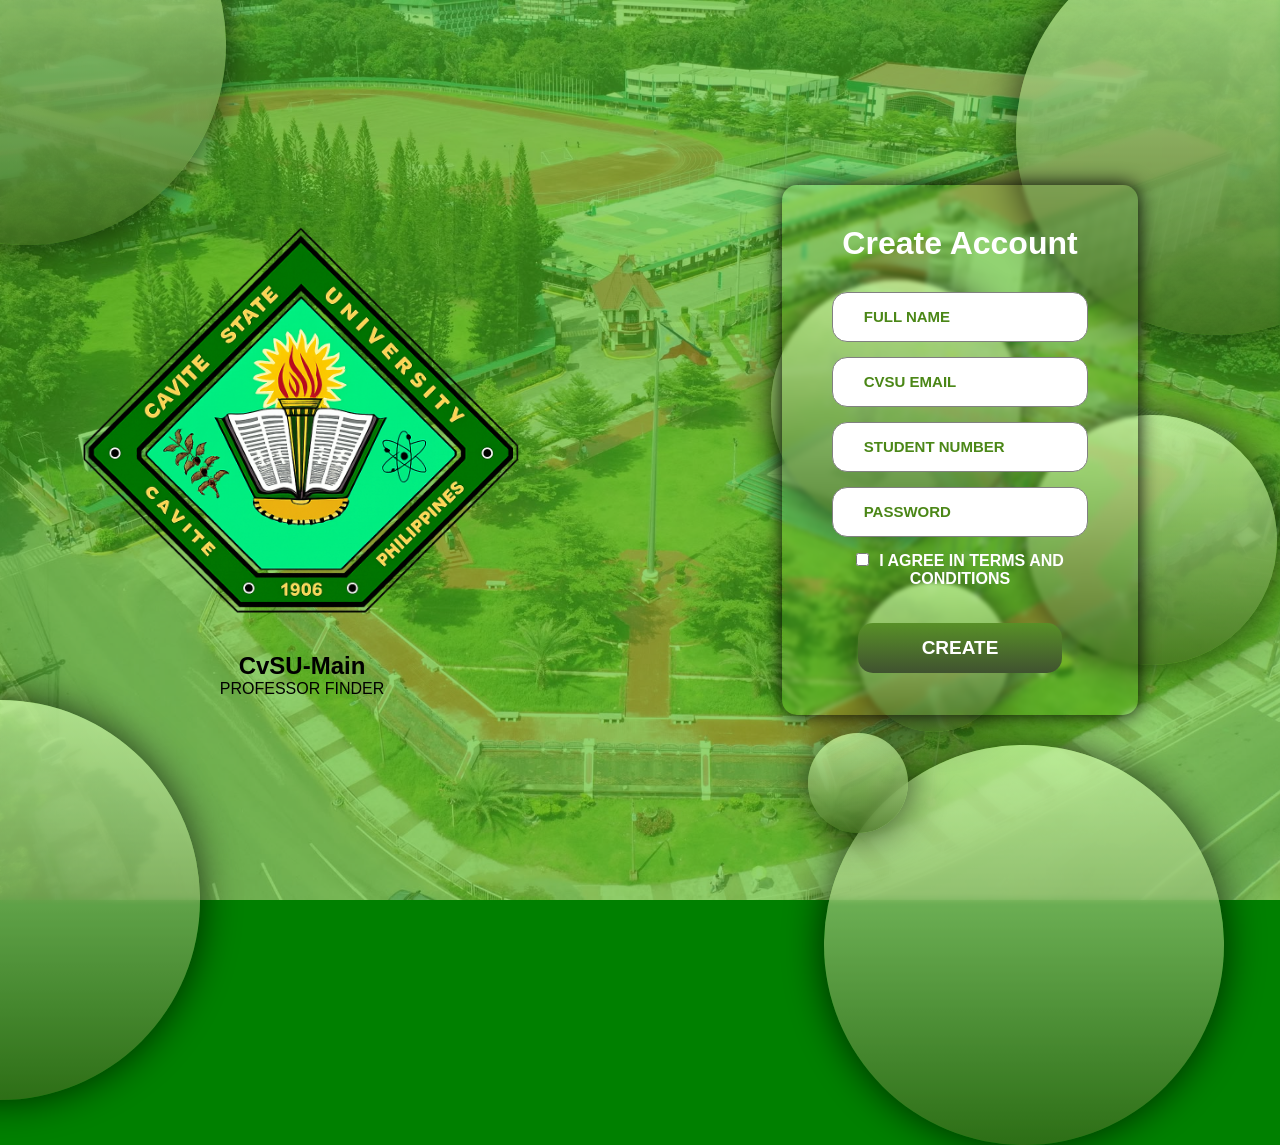
<file: Professor_Finder/create.html>
<!DOCTYPE html>
<html lang="en">
<head>
    <meta charset="UTF-8">
    <meta name="viewport" content="width=device-width, initial-scale=1.0">
    <title>CREATE AN ACCOUNT</title>
    <link rel="stylesheet" href="css/create.css">
    <link rel="preconnect" href="https://fonts.googleapis.com" />
    <link rel="preconnect" href="https://fonts.gstatic.com" crossorigin />
    <link
        href="https://fonts.googleapis.com/css2?family=Instrument+Sans:ital,wght@0,400..700;1,400..700&display=swap"
        rel="stylesheet"
    />
</head>
<body>
    <img src="assets/images/bg.jpg" id="cvsu-bg">
    <div class="container">
        
        <span class="dot1"></span>
        <span class="dot2"></span>
        <span class="dot3"></span>
        <span class="dot4"></span>
        <span class="dot5"></span>
        <span class="dot6"></span>
        <span class="dot7"></span>
        <span class="dot8"></span>

        <div class="logo-box">
            <img src="assets/images/logo.png" id="cvsu-logo">
            <h2>CvSU-Main</h2>
            <p>PROFESSOR FINDER</p>
        </div>

        <div class="create-transp-box">
            <h1>Create Account</h1>
            <form class="input-form">

                <div class="inpName">
                    <label>
                        <input type="text" id="full-name" placeholder="FULL NAME" required>
                    </label>
                </div>

                <div class="inpEmail">
                    <label>
                        <input type="email" id="cvsu-email" placeholder="CVSU EMAIL" required>
                    </label>
                </div>

                <div class="inpStudennt-num">
                    <label>
                        <input type="text" id="Student-num" minlength="0" maxlength="9" placeholder="STUDENT NUMBER" required>
                    </label> 
                </div>

                <div class="inpPass">
                    <label>
                        <input type="password" id="password" placeholder="PASSWORD" required> 
                    </label> 
                </div>

                <div class="terms-con">
                    <label>
                        <input type="checkbox" id="terms" required><a href="">I AGREE IN TERMS AND CONDITIONS</a>
                    </label>
                </div>

                <div class="create-btn">
                    <button type="submit" id="create-btn">CREATE</button>
                </div>
            </form>
            
        </div>
    </div>
    

</body>
</html>
</file>
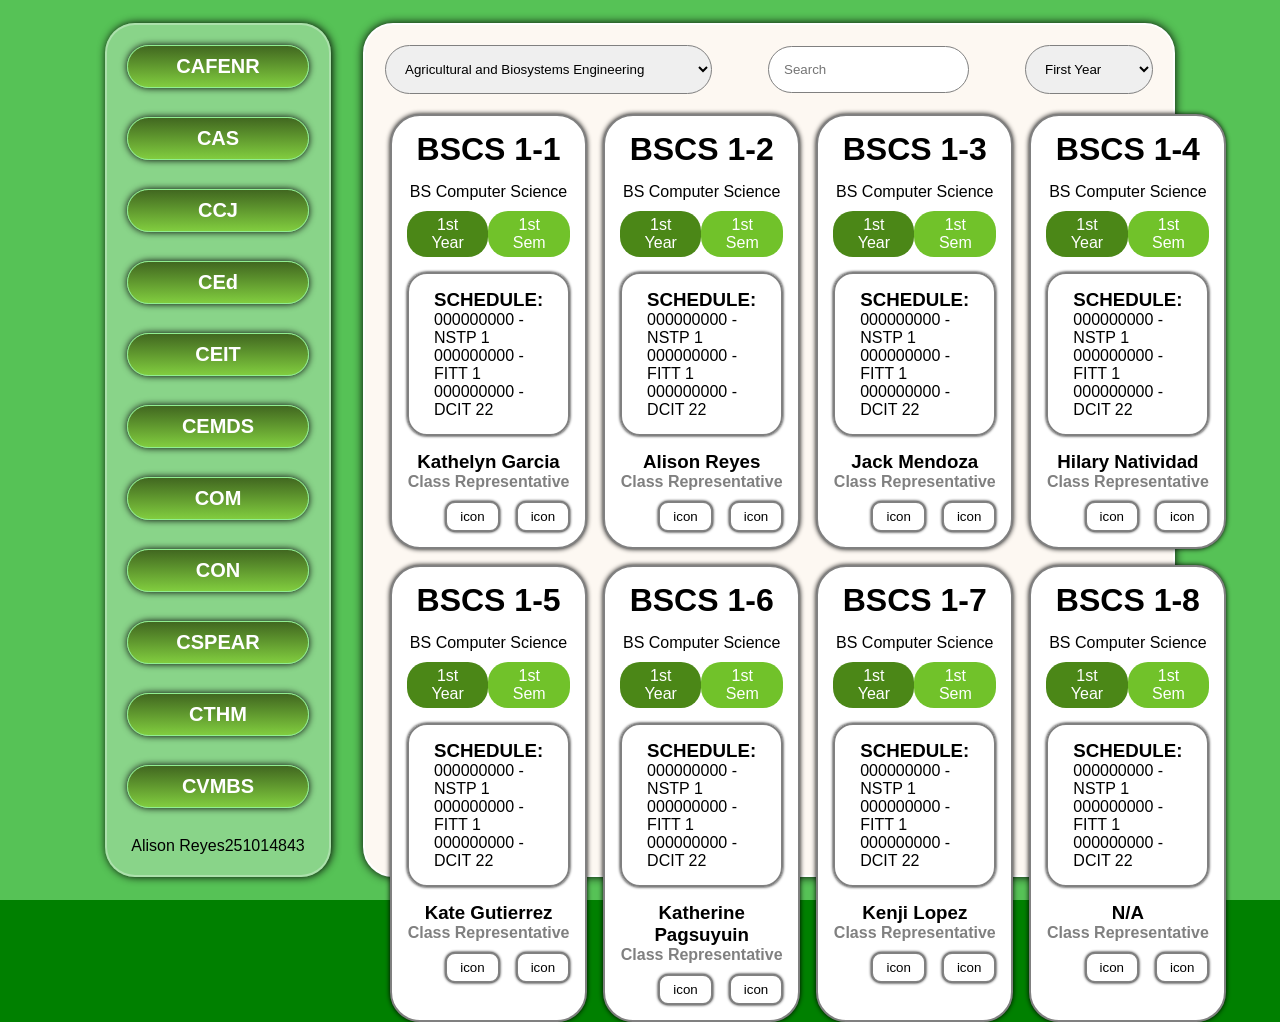
<file: Professor_Finder/dashboard.html>
<!doctype html>
<html lang="en">
  <head>
    <meta charset="UTF-8" />
    <meta name="viewport" content="width=device-width, initial-scale=1.0" />
    <title>Dashboard</title>
    <link rel="stylesheet" href="css/dashboard.css" />
    <link rel="preconnect" href="https://fonts.googleapis.com">
    <link rel="preconnect" href="https://fonts.gstatic.com" crossorigin>
    <link href="https://fonts.googleapis.com/css2?family=Instrument+Sans:ital,wght@0,400..700;1,400..700&display=swap" rel="stylesheet">
  </head>
  <body>
    <div class="container">
        <div class="nav-box">
        <div class="program">
          <div class="sidenav">
            <ul>
              <li>
                <a href="#" id="viewSchedules">View Schedules</a>
              </li>
              <li>
                <a href="#" id="profFinder">View Prof. Finder</a>
              </li>
            </ul>
          </div>

          <ul>
            <li><a href="">CAFENR</a></li>
          </ul>
        </div>

        <div class="program">
          <div class="sidenav">
            <ul>
              <li>
                <a href="#" id="viewSchedules">View Schedules</a>
              </li>
              <li>
                <a href="#" id="profFinder">View Prof. Finder</a>
              </li>
            </ul>
          </div>

          <ul>
            <li><a href="">CAS</a></li>
          </ul>
        </div>

        <div class="program">
          <div class="sidenav">
            <ul>
              <li>
                <a href="#" id="viewSchedules">View Schedules</a>
              </li>
              <li>
                <a href="#" id="profFinder">View Prof. Finder</a>
              </li>
            </ul>
          </div>

          <ul>
            <li><a href="">CCJ</a></li>
          </ul>
        </div>

        <div class="program">
          <div class="sidenav">
            <ul>
              <li>
                <a href="#" id="viewSchedules">View Schedules</a>
              </li>
              <li>
                <a href="#" id="profFinder">View Prof. Finder</a>
              </li>
            </ul>
          </div>

          <ul>
            <li><a href="">CEd</a></li>
          </ul>
        </div>

        <div class="program">
          <div class="sidenav">
            <ul>
              <li>
                <a href="#" id="viewSchedules">View Schedules</a>
              </li>
              <li>
                <a href="#" id="profFinder">View Prof. Finder</a>
              </li>
            </ul>
          </div>

          <ul>
            <li><a href="">CEIT</a></li>
          </ul>
        </div>

        <div class="program">
          <div class="sidenav">
            <ul>
              <li>
                <a href="#" id="viewSchedules">View Schedules</a>
              </li>
              <li>
                <a href="#" id="profFinder">View Prof. Finder</a>
              </li>
            </ul>
          </div>

          <ul>
            <li><a href="">CEMDS</a></li>
          </ul>
        </div>

        <div class="program">
          <div class="sidenav">
            <ul>
              <li>
                <a href="#" id="viewSchedules">View Schedules</a>
              </li>
              <li>
                <a href="#" id="profFinder">View Prof. Finder</a>
              </li>
            </ul>
          </div>

          <ul>
            <li><a href="">COM</a></li>
          </ul>
        </div>

        <div class="program">
          <div class="sidenav">
            <ul>
              <li>
                <a href="#" id="viewSchedules">View Schedules</a>
              </li>
              <li>
                <a href="#" id="profFinder">View Prof. Finder</a>
              </li>
            </ul>
          </div>

          <ul>
            <li><a href="">CON</a></li>
          </ul>
        </div>

        <div class="program">
          <div class="sidenav">
            <ul>
              <li>
                <a href="#" id="viewSchedules">View Schedules</a>
              </li>
              <li>
                <a href="#" id="profFinder">View Prof. Finder</a>
              </li>
            </ul>
          </div>

          <ul>
            <li><a href="">CSPEAR</a></li>
          </ul>
        </div>

        <div class="program">
          <div class="sidenav">
            <ul>
              <li>
                <a href="#" id="viewSchedules">View Schedules</a>
              </li>
              <li>
                <a href="#" id="profFinder">View Prof. Finder</a>
              </li>
            </ul>
          </div>

          <ul>
            <li><a href="">CTHM</a></li>
          </ul>
        </div>

        <div class="program">
          <div class="sidenav">
            <ul>
              <li>
                <a href="#" id="viewSchedules">View Schedules</a>
              </li>
              <li>
                <a href="#" id="profFinder">View Prof. Finder</a>
              </li>
            </ul>
          </div>

          <ul>
            <li><a href="">CVMBS</a></li>
          </ul>
        </div>

        <div class="profile">
          <!-- icon -->
          <p>Alison Reyes</p>
          <p>251014843</p>
        </div>
        </div><!-- nav-box -->
      

        <div class="main-page">

            <div class="dropdown-search">
                <form>
                    <div class="program-dropdown">
                        <label>
                            <select name="" id="program-dropdown">
                                <option>Agricultural and Biosystems Engineering</option>
                                <option>Architecture</option>
                                <option>Civil Engineering</option>
                                <option>Computer Engineering</option>
                                <option>Computer Science</option>
                                <option>Electrical Engineering</option>
                                <option>Electronics Engineering</option>
                                <option>Industrial Engineering</option>
                                <option>Industrial Technology - Automotive Technology</option>
                                <option>Industrial Technology - Electrical Technology</option>
                                <option>Industrial Technology - Electronics Technology</option>
                                <option>Information Technology</option>
                            </select>
                        </label>
                    </div>

                    <div class="search-bar">
                        <label>
                            <input
                                type="search"
                                name="search-bar"
                                id="search-bar"
                                placeholder="Search"
                            />
                        </label>
                    </div>

                    <div class="year-dropdown">
                        <label>
                            <select name="" id="year-dropdown">
                                <option>First Year</option>
                                <option>Second Year</option>
                                <option>Third Year</option>
                                <option>Fifth Year</option>
                                <option>Mid Year</option>
                            </select>
                        </label>
                    </div>
                </form>
            </div> <!-- dropdown-search -->

            <div class="sched-container">
                <div class="sched-box">
                    <div class="section-box">
                        <div class="section">
                            <h1>BSCS 1-1</h1>
                        </div>

                        <div class="program-name">
                            <p>BS Computer Science</p>
                        </div>

                        <div class="year-sem">
                            <p id="year">1st Year</p>
                            <p id="sem">1st Sem</p>
                        </div>

                        <div class="sched-code">
                            <h3>SCHEDULE:</h3>
                            <p>000000000 - NSTP 1</p>
                            <p>000000000 - FITT 1</p>
                            <p>000000000 - DCIT 22</p>
                        </div>

                        <div class="repre">
                            <h3>Kathelyn Garcia</h3>
                            <p><b>Class Representative</b></p>
                        </div>

                        <div class="two-btn">
                            <button id="link-btn"><a href="#" id="contact">icon</a></button>
                            <button id="link-btn"><a href="#" id="book">icon</a></button>
                        </div>
                    </div>
                </div>

                <div class="sched-box">
                    <div class="section-box">
                        <div class="section">
                            <h1>BSCS 1-2</h1>
                        </div>

                        <div class="program-name">
                            <p>BS Computer Science</p>
                        </div>

                        <div class="year-sem">
                            <p id="year">1st Year</p>
                            <p id="sem">1st Sem</p>
                        </div>

                        <div class="sched-code">
                            <h3>SCHEDULE:</h3>
                            <p>000000000 - NSTP 1</p>
                            <p>000000000 - FITT 1</p>
                            <p>000000000 - DCIT 22</p>
                        </div>

                        <div class="repre">
                            <h3>Alison Reyes</h3>
                            <p><b>Class Representative</b></p>
                        </div>

                        <div class="two-btn">
                            <button id="link-btn"><a href="#" id="contact">icon</a></button>
                            <button id="link-btn"><a href="#" id="book">icon</a></button>
                        </div>
                    </div>
                </div>

                <div class="sched-box">
                    <div class="section-box">
                        <div class="section">
                            <h1>BSCS 1-3</h1>
                        </div>

                        <div class="program-name">
                            <p>BS Computer Science</p>
                        </div>

                        <div class="year-sem">
                            <p id="year">1st Year</p>
                            <p id="sem">1st Sem</p>
                        </div>

                        <div class="sched-code">
                            <h3>SCHEDULE:</h3>
                            <p>000000000 - NSTP 1</p>
                            <p>000000000 - FITT 1</p>
                            <p>000000000 - DCIT 22</p>
                        </div>

                        <div class="repre">
                            <h3>Jack Mendoza</h3>
                            <p><b>Class Representative</b></p>
                        </div>

                        <div class="two-btn">
                            <button id="link-btn"><a href="#" id="contact">icon</a></button>
                            <button id="link-btn"><a href="#" id="book">icon</a></button>
                        </div>
                    </div>
                </div>

                <div class="sched-box">
                    <div class="section-box">
                        <div class="section">
                            <h1>BSCS 1-4</h1>
                        </div>

                        <div class="program-name">
                            <p>BS Computer Science</p>
                        </div>

                        <div class="year-sem">
                            <p id="year">1st Year</p>
                            <p id="sem">1st Sem</p>
                        </div>

                        <div class="sched-code">
                            <h3>SCHEDULE:</h3>
                            <p>000000000 - NSTP 1</p>
                            <p>000000000 - FITT 1</p>
                            <p>000000000 - DCIT 22</p>
                        </div>

                        <div class="repre">
                            <h3>Hilary Natividad</h3>
                            <p><b>Class Representative</b></p>
                        </div>

                        <div class="two-btn">
                            <button id="link-btn"><a href="#" id="contact">icon</a></button>
                            <button id="link-btn"><a href="#" id="book">icon</a></button>
                        </div>
                    </div>
                </div>

                <div class="sched-box">
                    <div class="section-box">
                        <div class="section">
                            <h1>BSCS 1-5</h1>
                        </div>

                        <div class="program-name">
                            <p>BS Computer Science</p>
                        </div>

                        <div class="year-sem">
                            <p id="year">1st Year</p>
                            <p id="sem">1st Sem</p>
                        </div>

                        <div class="sched-code">
                            <h3>SCHEDULE:</h3>
                            <p>000000000 - NSTP 1</p>
                            <p>000000000 - FITT 1</p>
                            <p>000000000 - DCIT 22</p>
                        </div>

                        <div class="repre">
                            <h3>Kate Gutierrez</h3>
                            <p><b>Class Representative</b></p>
                        </div>

                        <div class="two-btn">
                            <button id="link-btn"><a href="#" id="contact">icon</a></button>
                            <button id="link-btn"><a href="#" id="book">icon</a></button>
                        </div>
                    </div>
                </div>

                <div class="sched-box">
                    <div class="section-box">
                        <div class="section">
                            <h1>BSCS 1-6</h1>
                        </div>

                        <div class="program-name">
                            <p>BS Computer Science</p>
                        </div>

                        <div class="year-sem">
                            <p id="year">1st Year</p>
                            <p id="sem">1st Sem</p>
                        </div>

                        <div class="sched-code">
                            <h3>SCHEDULE:</h3>
                            <p>000000000 - NSTP 1</p>
                            <p>000000000 - FITT 1</p>
                            <p>000000000 - DCIT 22</p>
                        </div>

                        <div class="repre">
                            <h3>Katherine Pagsuyuin</h3>
                            <p><b>Class Representative</b></p>
                        </div>

                        <div class="two-btn">
                            <button id="link-btn"><a href="#" id="contact">icon</a></button>
                            <button id="link-btn"><a href="#" id="book">icon</a></button>
                        </div>
                    </div>
                </div>

                <div class="sched-box">
                    <div class="section-box">
                        <div class="section">
                            <h1>BSCS 1-7</h1>
                        </div>

                        <div class="program-name">
                            <p>BS Computer Science</p>
                        </div>

                        <div class="year-sem">
                            <p id="year">1st Year</p>
                            <p id="sem">1st Sem</p>
                        </div>

                        <div class="sched-code">
                            <h3>SCHEDULE:</h3>
                            <p>000000000 - NSTP 1</p>
                            <p>000000000 - FITT 1</p>
                            <p>000000000 - DCIT 22</p>
                        </div>

                        <div class="repre">
                            <h3>Kenji Lopez</h3>
                            <p><b>Class Representative</b></p>
                        </div>

                        <div class="two-btn">
                            <button id="link-btn"><a href="#" id="contact">icon</a></button>
                            <button id="link-btn"><a href="#" id="book">icon</a></button>
                        </div>
                    </div>
                </div>

                <div class="sched-box">
                    <div class="section-box">
                        <div class="section">
                            <h1>BSCS 1-8</h1>
                        </div>

                        <div class="program-name">
                            <p>BS Computer Science</p>
                        </div>

                        <div class="year-sem">
                            <p id="year">1st Year</p>
                            <p id="sem">1st Sem</p>
                        </div>

                        <div class="sched-code">
                            <h3>SCHEDULE:</h3>
                            <p>000000000 - NSTP 1</p>
                            <p>000000000 - FITT 1</p>
                            <p>000000000 - DCIT 22</p>
                        </div>

                        <div class="repre">
                            <h3>N/A</h3>
                            <p><b>Class Representative</b></p>
                        </div>

                        <div class="two-btn">
                            <button id="link-btn"><a href="#" id="contact">icon</a></button>
                            <button id="link-btn"><a href="#" id="book">icon</a></button>
                        </div>
                    </div>
                </div> <!-- sched-box -->
        
            </div> <!-- sched-container -->
        
        </div> <!-- main-page -->
        
    </div> <!-- container -->
    
  </body>
</html>
</file>
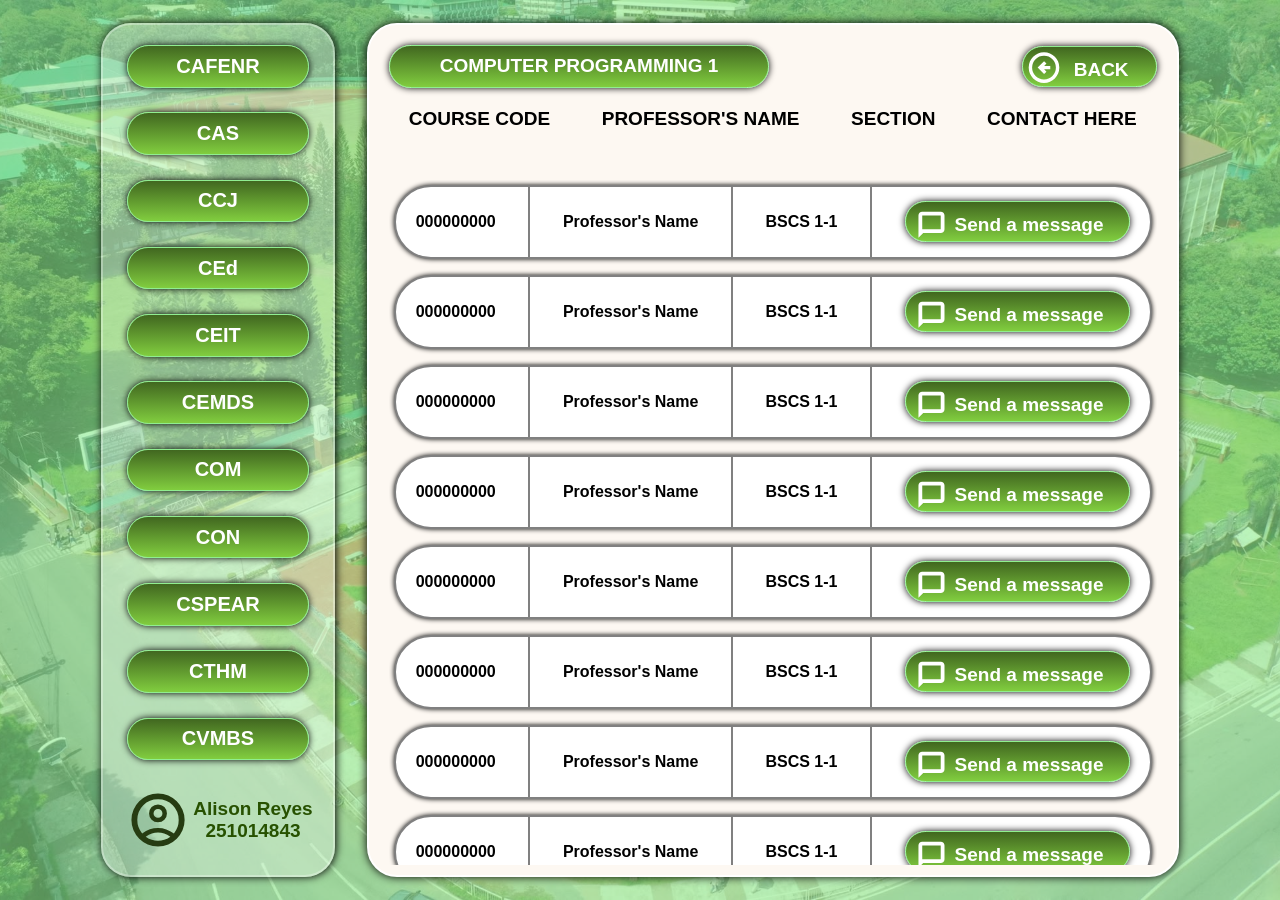
<file: Professor_Finder/message.html>
<!doctype html>
<html lang="en">
  <head>
    <meta charset="UTF-8" />
    <meta name="viewport" content="width=device-width, initial-scale=1.0" />
    <title>Message</title>
    <link rel="stylesheet" href="css/message.css" />
    <link rel="preconnect" href="https://fonts.googleapis.com" />
    <link rel="preconnect" href="https://fonts.gstatic.com" crossorigin />
    <link
      href="https://fonts.googleapis.com/css2?family=Instrument+Sans:ital,wght@0,400..700;1,400..700&display=swap"
      rel="stylesheet"
    />
  </head>
  <body>
    <img src="assets/images/bg.jpg" id="cvsu-bg">
    <div class="container">
        <div class="nav-box">
            <div class="program">
            <div class="sidenav">
                <ul>
                <li>
                    <a href="#" id="viewSchedules">View Schedules</a>
                </li>
                <li>
                    <a href="#" id="profFinder">View Prof. Finder</a>
                </li>
                </ul>
            </div>

            <ul>
                <li><a href="">CAFENR</a></li>
            </ul>
            </div>

            <div class="program">
            <div class="sidenav">
                <ul>
                <li>
                    <a href="#" id="viewSchedules">View Schedules</a>
                </li>
                <li>
                    <a href="#" id="profFinder">View Prof. Finder</a>
                </li>
                </ul>
            </div>

            <ul>
                <li><a href="">CAS</a></li>
            </ul>
            </div>

            <div class="program">
            <div class="sidenav">
                <ul>
                <li>
                    <a href="#" id="viewSchedules">View Schedules</a>
                </li>
                <li>
                    <a href="#" id="profFinder">View Prof. Finder</a>
                </li>
                </ul>
            </div>

            <ul>
                <li><a href="">CCJ</a></li>
            </ul>
            </div>

            <div class="program">
            <div class="sidenav">
                <ul>
                <li>
                    <a href="#" id="viewSchedules">View Schedules</a>
                </li>
                <li>
                    <a href="#" id="profFinder">View Prof. Finder</a>
                </li>
                </ul>
            </div>

            <ul>
                <li><a href="">CEd</a></li>
            </ul>
            </div>

            <div class="program">
            <div class="sidenav">
                <ul>
                <li>
                    <a href="#" id="viewSchedules">View Schedules</a>
                </li>
                <li>
                    <a href="#" id="profFinder">View Prof. Finder</a>
                </li>
                </ul>
            </div>

            <ul>
                <li><a href="">CEIT</a></li>
            </ul>
            </div>

            <div class="program">
            <div class="sidenav">
                <ul>
                <li>
                    <a href="#" id="viewSchedules">View Schedules</a>
                </li>
                <li>
                    <a href="#" id="profFinder">View Prof. Finder</a>
                </li>
                </ul>
            </div>

            <ul>
                <li><a href="">CEMDS</a></li>
            </ul>
            </div>

            <div class="program">
            <div class="sidenav">
                <ul>
                <li>
                    <a href="#" id="viewSchedules">View Schedules</a>
                </li>
                <li>
                    <a href="#" id="profFinder">View Prof. Finder</a>
                </li>
                </ul>
            </div>

            <ul>
                <li><a href="">COM</a></li>
            </ul>
            </div>

            <div class="program">
            <div class="sidenav">
                <ul>
                <li>
                    <a href="#" id="viewSchedules">View Schedules</a>
                </li>
                <li>
                    <a href="#" id="profFinder">View Prof. Finder</a>
                </li>
                </ul>
            </div>

            <ul>
                <li><a href="">CON</a></li>
            </ul>
            </div>

            <div class="program">
            <div class="sidenav">
                <ul>
                <li>
                    <a href="#" id="viewSchedules">View Schedules</a>
                </li>
                <li>
                    <a href="#" id="profFinder">View Prof. Finder</a>
                </li>
                </ul>
            </div>

            <ul>
                <li><a href="">CSPEAR</a></li>
            </ul>
            </div>

            <div class="program">
            <div class="sidenav">
                <ul>
                <li>
                    <a href="#" id="viewSchedules">View Schedules</a>
                </li>
                <li>
                    <a href="#" id="profFinder">View Prof. Finder</a>
                </li>
                </ul>
            </div>

            <ul>
                <li><a href="">CTHM</a></li>
            </ul>
            </div>

            <div class="program">
            <div class="sidenav">
                <ul>
                <li>
                    <a href="#" id="viewSchedules">View Schedules</a>
                </li>
                <li>
                    <a href="#" id="profFinder">View Prof. Finder</a>
                </li>
                </ul>
            </div>

            <ul>
                <li><a href="">CVMBS</a></li>
            </ul>
            </div>

            <!--profile-->
            <div class="profile">
            <img
                src="assets/images/icons/acc-circle.svg"
                alt="account circle"
                id="account-circle"
            />
            <!--account navigation popup-->
            <div class="account-navigation">
                <ul>
                <li>
                    <a href="#" id="account"
                    ><img src="assets/images/icons/account icon.svg" />Account</a
                    >
                </li>
                <li>
                    <a href="#" id="settings"
                    ><img src="assets/images/icons/settings icon.svg" />Settings</a
                    >
                </li>
                <li>
                    <a href="#" id="messages"
                    ><img src="assets/images/icons/message icon.svg" />Messages</a
                    >
                </li>
                <li>
                    <a href="#" id="logout"
                    ><img src="assets/images/icons/logout icon.svg" />Log out</a
                    >
                </li>
                </ul>
            </div>
            <!-- icon -->
            <div class="student-info">
                <p>Alison Reyes</p>
                <p>251014843</p>
            </div>
            </div>
        </div> <!-- nav-box -->

        <div class="main-page">
            
            <div class="subject-back-box">

                <div class="subject-name">
                    <p>COMPUTER PROGRAMMING 1</p>
                </div>

                <button id="back-btn"><a href=""><img src="assets/images/icons/back-icon4.svg">BACK</a></button>

            </div>

            <div class="title-column">

                <div class="title-course">
                    <p>COURSE CODE</p>
                </div>

                <div class="title-prof">
                    <p>PROFESSOR'S NAME</p>
                </div>

                <div class="title-section">
                    <p>SECTION</p>
                </div>

                <div class="title-contact">
                    <p>CONTACT HERE</p>
                </div>
                
            </div>

            <div class="prof-grid-box">

                <div class="prof-contact">
                    <div class="course-code">
                        <p>000000000</p>
                    </div>

                    <div class="vr"></div>

                    <div class="prof-name">
                        <p>Professor's Name</p>
                    </div>

                    <div class="vr"></div>

                    <div class="course-section">
                        <p>BSCS 1-1</p>
                    </div>

                    <div class="vr"></div>

                    <button id="contact-btn"><a href=""><img src="assets/images/icons/white-message icon4.svg">Send a message</a></button>
                </div>

                <div class="prof-contact">
                    <div class="course-code">
                        <p>000000000</p>
                    </div>

                    <div class="vr"></div>

                    <div class="prof-name">
                        <p>Professor's Name</p>
                    </div>

                    <div class="vr"></div>

                    <div class="course-section">
                        <p>BSCS 1-1</p>
                    </div>

                    <div class="vr"></div>

                    <button id="contact-btn"><a href=""><img src="assets/images/icons/white-message icon4.svg">Send a message</a></button>
                </div>

                <div class="prof-contact">
                    <div class="course-code">
                        <p>000000000</p>
                    </div>

                    <div class="vr"></div>

                    <div class="prof-name">
                        <p>Professor's Name</p>
                    </div>

                    <div class="vr"></div>

                    <div class="course-section">
                        <p>BSCS 1-1</p>
                    </div>

                    <div class="vr"></div>

                    <button id="contact-btn"><a href=""><img src="assets/images/icons/white-message icon4.svg">Send a message</a></button>
                </div>

                <div class="prof-contact">
                    <div class="course-code">
                        <p>000000000</p>
                    </div>

                    <div class="vr"></div>

                    <div class="prof-name">
                        <p>Professor's Name</p>
                    </div>

                    <div class="vr"></div>

                    <div class="course-section">
                        <p>BSCS 1-1</p>
                    </div>

                    <div class="vr"></div>

                    <button id="contact-btn"><a href=""><img src="assets/images/icons/white-message icon4.svg">Send a message</a></button>
                </div>

                <div class="prof-contact">
                    <div class="course-code">
                        <p>000000000</p>
                    </div>

                    <div class="vr"></div>

                    <div class="prof-name">
                        <p>Professor's Name</p>
                    </div>

                    <div class="vr"></div>

                    <div class="course-section">
                        <p>BSCS 1-1</p>
                    </div>

                    <div class="vr"></div>

                    <button id="contact-btn"><a href=""><img src="assets/images/icons/white-message icon4.svg">Send a message</a></button>
                </div>

                <div class="prof-contact">
                    <div class="course-code">
                        <p>000000000</p>
                    </div>

                    <div class="vr"></div>

                    <div class="prof-name">
                        <p>Professor's Name</p>
                    </div>

                    <div class="vr"></div>

                    <div class="course-section">
                        <p>BSCS 1-1</p>
                    </div>

                    <div class="vr"></div>

                    <button id="contact-btn"><a href=""><img src="assets/images/icons/white-message icon4.svg">Send a message</a></button>
                </div>

                <div class="prof-contact">
                    <div class="course-code">
                        <p>000000000</p>
                    </div>

                    <div class="vr"></div>

                    <div class="prof-name">
                        <p>Professor's Name</p>
                    </div>

                    <div class="vr"></div>

                    <div class="course-section">
                        <p>BSCS 1-1</p>
                    </div>

                    <div class="vr"></div>

                    <button id="contact-btn"><a href=""><img src="assets/images/icons/white-message icon4.svg">Send a message</a></button>
                </div>

                <div class="prof-contact">
                    <div class="course-code">
                        <p>000000000</p>
                    </div>

                    <div class="vr"></div>

                    <div class="prof-name">
                        <p>Professor's Name</p>
                    </div>

                    <div class="vr"></div>

                    <div class="course-section">
                        <p>BSCS 1-1</p>
                    </div>

                    <div class="vr"></div>

                    <button id="contact-btn"><a href=""><img src="assets/images/icons/white-message icon4.svg">Send a message</a></button>
                </div>

                <div class="prof-contact">
                    <div class="course-code">
                        <p>000000000</p>
                    </div>

                    <div class="vr"></div>

                    <div class="prof-name">
                        <p>Professor's Name</p>
                    </div>

                    <div class="vr"></div>

                    <div class="course-section">
                        <p>BSCS 1-1</p>
                    </div>

                    <div class="vr"></div>

                    <button id="contact-btn"><a href=""><img src="assets/images/icons/white-message icon4.svg">Send a message</a></button>
                </div>

                
                
            </div>
            
        </div> <!-- main-page -->
        
    </div> <!-- container -->
    
  </body>
</html>
</file>
<file: Professor_Finder/css/create.css>
*{
    margin: 0px;
    padding: 0px;
    font-family: Arial, Helvetica, sans-serif;
}

body{
    background-color: green;
    overflow: hidden;
    font-family: 'Instrument', sans-serif;
}

#cvsu-bg{
    position: absolute;
    z-index: -1;
    width: 100%;
    height: 100vh;  
    object-fit: cover;
}

.container{
    background-color: rgba(75, 183, 23, 0.6);
    display: flex;
    justify-content:center;
    align-items: center;
    width: 100%;
    height: 100vh;
    gap: 20em;
}

/* LOGO AND TITLE */
.logo-box{
    display: flex;
    flex-direction: column;
    justify-content: center;
    align-items: center; 
    width: 25%;
    height: auto;
}

#cvsu-logo{
    width: 50vh;
    height: auto;
}

.cvsu-main,
.prof-finder{
    fill: #fed656;
    stroke: #A38905;
    stroke-width: 2px;
}

.cvsu-main{
    font-size: 90px;
}

.prof-finder{
    font-size: 50px;
}

/* REGISTER BOX */
.create-transp-box{
    background-color: rgb(255, 255, 255, 0);
    backdrop-filter: blur(2px);
    display: flex;
    flex-direction: column;
    text-align: center;
    padding: 40px 50px;
    border: none;
    border-radius: 15px;
    box-shadow: 0px 0px 20px;
    width: 20%;        
    height: 50vh;     
}

.create-transp-box h1{
    margin-bottom: 30px;
    font-weight: bold;
    color: white;
}

.input-form{
    display: flex;
    flex-direction: column;
    gap: 15px;
}

.person-icon,
.email-icon,
.studnum-icon,
.pass-icon{
    position: absolute;
    scale: 1.2;
    padding: 12px 10px;
    min-width: 35px;
}

#full-name,
#cvsu-email,
#Student-num,
#password{
    border-radius: 15px;
    outline: none;
    box-shadow: none;
    width: 100%;
    height: 50px;
    border: 1px solid grey;
    box-sizing: border-box;
    padding-left: 12%;
}

#full-name::placeholder,
#cvsu-email::placeholder,
#Student-num::placeholder,
#password::placeholder{
    color: #4b8717;
    font-size: 15px;
    font-weight: 700;
}

#create-btn{
    color: white;
    font-size: 19px;
    font-weight: 700;
    border-radius: 15px;
    outline: none;
    box-shadow: none;
    width: 80%;
    height: 50px;
    border: none;
    cursor: pointer;
    background: linear-gradient(to top, #405230, #589027)
}

#create-btn:hover{
    background: linear-gradient(to top, #586e44, #6faa3b)
}

.terms-con{
    display: flex;
    align-items: center;
    gap: 8px;
    margin-bottom: 20px;
}

.terms-con a{
    color: white;
    font-weight: bold;
    text-decoration: none;
}

.terms-con a:hover{
    color: #fed656;
}


#terms{
    margin-right: 10px;
}

.have-account{
    margin-top: 20px;
    color: white;
    font-weight: bold;
    font-size: 18px;
}

.have-account a{
    text-decoration: underline;
    color: #fed656;
    font-weight: 700;
}

.have-account a:hover{
    text-decoration: underline;
    color: #A38905;
}

/* TRANSPARENT CIRCLES */
.dot1,
.dot2,
.dot3,
.dot4,
.dot5,
.dot6,
.dot7,
.dot8{
    position: absolute;
    display: block;
    background: linear-gradient(to top, #416720, #729951, #A4CC81, #CDF8A9);
    opacity: 70%;
    backdrop-filter: blur(3px);
    border-radius: 50%;
    transform: translate(-50%, -50%);
    box-shadow: 0 0 40px;
}

.dot1{
    width: 400px;
    height: 400px;
    top: 5%;
    left: 2%;
}

.dot2{

    width: 400px;
    height: 400px;
    top: 15%;
    left: 95%;
}

.dot3{
    width: 250px;
    height: 250px;
    top: 60%;
    left: 90%;
}

.dot4{
    width: 250px;
    height: 250px;
    top: 45%;
    left: 70%;
}

.dot5{
    width: 400px;
    height: 400px;
    top: 105%;
    left: 80%;
}

.dot6{
    width: 100px;
    height: 100px;
    top: 87%;
    left: 67%;
}

.dot7{
    width: 400px;
    height: 400px;
    top: 100%;
    left: 0%;
}

.dot8{
    width: 150px;
    height: 150px;
    top: 73%;
    left: 73%;
}
</file>
<file: Professor_Finder/css/dashboard.css>
*{
    margin: 0px;
    padding: 0px;
}

body{
    background-color: green;
    overflow: hidden;
    font-family: 'Instrument', sans-serif;
}

#cvsu-bg{
    position: absolute;
    z-index: -1;
    width: 100%;
    height: 100vh;
    object-fit: cover;
}

.container{
    background-color: rgba(144, 238, 144, 0.6);
    display: flex;
    justify-content:center;
    align-items: center;
    width: 100%;
    height: 100vh;
    gap: 2rem;
}

.nav-box{
    border: 2px solid rgba(255,255,255,0.3);
    border-radius: 30px;
    background-color: rgb(255,255,255,0.3);
    display: flex;
    flex-direction: column;
    align-items: center;
    justify-content: space-between;
    gap: 1rem;
    padding: 20px;
    height: 90vh;
    box-shadow: 1px 0px 8px;
}

.program{
    display: flex;
    justify-content: center;
    align-items: center;
    text-align: center;
    border: 1px solid lightgreen;
    border-radius: 30px;
    width: 20vh;
    height: 4.5vh;
    background: linear-gradient(to bottom, #416720, #619A2F, #81CD3F);
    box-shadow: 0 0 7px;
}

.program:hover, .sidenav a:hover{
    background: linear-gradient(to bottom, #4f7e27, #6fb136, #8bdd43);
    cursor: pointer;
}

.program ul li{
    list-style: none;
    cursor: pointer;
}

.program a{
    text-decoration: none;
    color: white;
    align-items: center;
    font-weight: bold;
    font-size: 20px;
}

/*account nav*/
.account-navigation {
    display: none;
    background-color: rgba(255, 255, 255, 0.889);
    position: absolute;
    bottom: 90px;
    left: 50%;
    transform: translateX(-50%);
    padding: 10px;
    border-radius: 40px;
    box-shadow: 0 5px 15px rgba(0, 0, 0, 0.1);
    width: 180px;

}

.account-navigation ul li {
    list-style: none;
}

.account-navigation a {
    text-decoration: none;
    color: #275100;
    font-size: 19px;
    font-weight: 700;
}

.student-info p{
    text-decoration: none;
    color: #275100;
    font-size: 19px;
    font-weight: 700;
}

.profile:hover .account-navigation {
    display: block;
}

.account-navigation::after {
    content: "";
    position: absolute;
    bottom: -40px;
    left: 28%;
    transform: translateX(-50%);
    border-width: 20px;
    border-style: solid;
    border-color: white transparent transparent transparent;
}

#account, #settings, #messages, #logout {
    display: flex;
    align-items: center;
    justify-content: start;
    gap: 6px;
    padding: 0 20px;
    margin: 5px 0;
}

.profile{
    position: relative;
    display: flex;
    text-align: center;
    justify-content: center;
    align-items: center;
    padding: 0;
    margin: 0;
}

#account-circle {
    width: 60px;
    height: auto;
    cursor: pointer;
    padding: 5px;
}

.main-page{
    border: 2px solid rgb(255, 255, 255);
    /* border: 2px solid rgba(255,255,255,0.3); */
    border-radius: 30px;
    background-color: #fdf8f2;
    /* background-color: rgb(255,255,255,0.3); */
    padding: 20px;
    width: 60%;
    height: 90vh;
    box-shadow: 0px 0px 10px;
}


/* section boxes */
.sched-container{
    padding: 20px 5px;
    display: grid;
    grid-template-columns: 1fr 1fr 1fr 1fr;
    grid-template-rows: auto;
    text-align: center;
    gap: 1em;
    height: 80vh;
    /*overflow-y: auto; --- if madami and need ng scroll bar*/ 
}

.sched-box{
    background-color: white;
    border: 2px solid grey;
    border-radius: 30px;
    box-shadow: 0px 0px 5px;
}

.section-box{
    padding: 15px;
}

.section{
    margin-bottom: 15px;
}

.program-name{
    margin-bottom: 10px;
}

.year-sem{
    display: flex;
    justify-content: space-evenly;
    align-items: center;
    margin-bottom: 15px;
    color: white;
}

#year{
    background-color: #4B8717;
    padding: 5px 20px;
    border-radius: 20px;
}

#sem{
    background-color: #71C22A;
    padding: 5px 20px;
    border-radius: 20px;
}

.sched-code{
    display: flex;
    flex-direction: column;
    border: 2px solid grey;
    border-radius: 20px;
    box-shadow: 0px 0px 3px;
    padding: 15px 25px;
    margin-bottom: 15px;
}

.sched-code p{
    text-align: left;
}

.repre p{
    color: grey;
}

.two-btn{
    margin-top: 10px;
    display: flex;
    justify-content: end;
    gap: 1em;
}

#link-btn{
    display: flex;
    justify-content: center;
    align-items: center;
    padding: 6px 13px;
    border: 2px solid grey;
    border-radius: 10px;
    background-color: white;
    box-shadow: 0 0 3px;
}

#link-btn img{
    scale: 1.3;
}

#link-btn:hover{
    cursor: pointer;
}

.two-btn a{
    text-decoration: none;
    color: black;
}

/*sidenav*/
.sidenav {
    display: none;
    position: absolute;
    margin-left: 16.5%;
    padding: 8px 15px;
    background: rgba(255, 255, 255, 0.889);
    border-radius: 25px;
    box-shadow: 5px 5px 5px grey;
}


.sidenav a{
    display: block;
    text-align: center;
    background: linear-gradient(to bottom, #416720, #619A2F, #81CD3F);
    padding: 8px 20px;
    margin: 5px 0;
    border-radius: 20px;
    box-shadow: 0 5px 15px rgba(0, 0, 0, 0.1);
    font-size: 19px;
}

.program:hover .sidenav {
    display: block;
}

.sidenav::after {
    content: "";
    position: absolute;
    top: 46px;
    left: -18%;
    transform: translateY(-50%);
    border-width: 20px;
    border-style: solid;
    border-color: transparent white transparent transparent;
}

/*dropdown*/
.dropdown-search form{
    display: flex;
    justify-content: space-between;
    align-items: center;
}

#program-dropdown,
#search-bar,
#year-dropdown{
    border: 1px solid grey;
    border-radius: 40px;
    padding: 15px;
}

#program-dropdown:focus,
#year-dropdown:focus{
    border: 1px solid grey;
}
</file>
<file: Professor_Finder/css/message.css>
*{
    margin: 0px;
    padding: 0px;
}

body{
    overflow: hidden;
    font-family: 'Instrument', sans-serif;
}

#cvsu-bg{
    position: absolute;
    z-index: -1;
    width: 100%;
    height: 100vh;
    object-fit: cover;
}

.container{
    background-color: rgba(144, 238, 144, 0.6);
    display: flex;
    justify-content:center;
    align-items: center;
    width: 100%;
    height: 100vh;
    gap: 2rem;
}

.nav-box{
    border: 2px solid rgba(255,255,255,0.3);
    border-radius: 30px;
    background-color: rgb(255,255,255,0.3);
    display: flex;
    flex-direction: column;
    align-items: center;
    justify-content: space-between;
    gap: 1rem;
    padding: 20px;
    height: 90vh;
    box-shadow: 1px 0px 8px;
}

.program{
    display: flex;
    justify-content: center;
    align-items: center;
    text-align: center;
    border: 1px solid lightgreen;
    border-radius: 30px;
    width: 20vh;
    height: 4.5vh;
    background: linear-gradient(to bottom, #416720, #619A2F, #81CD3F);
    box-shadow: 0 0 7px;
}

.program:hover, .sidenav a:hover{
    background: linear-gradient(to bottom, #4f7e27, #6fb136, #8bdd43);
    cursor: pointer;
}

.program ul li{
    list-style: none;
    cursor: pointer;
}

.program a{
    text-decoration: none;
    color: white;
    align-items: center;
    font-weight: bold;
    font-size: 20px;    
}

/*account nav*/
.account-navigation {
    display: none;
    background-color: rgba(255, 255, 255, 0.889);
    position: absolute;
    bottom: 90px;
    left: 50%;
    transform: translateX(-50%);
    padding: 10px;
    border-radius: 40px;
    box-shadow: 0 5px 15px rgba(0, 0, 0, 0.1);
    width: 180px;

}

.account-navigation ul li {
    list-style: none;
}

.account-navigation a {
    text-decoration: none;
    color: #275100;
    font-size: 19px;
    font-weight: 700;
}

.student-info p{
    text-decoration: none;
    color: #275100;
    font-size: 19px;
    font-weight: 700;
}

.profile:hover .account-navigation {
    display: block;
}

.account-navigation::after {
    content: "";
    position: absolute;
    bottom: -40px;
    left: 28%;
    transform: translateX(-50%);
    border-width: 20px;
    border-style: solid;
    border-color: white transparent transparent transparent;
}

#account, #settings, #messages, #logout {
    display: flex;
    align-items: center;
    justify-content: start;
    gap: 6px;
    padding: 0 20px;
    margin: 5px 0;
}

.profile{
    position: relative;
    display: flex;
    text-align: center;
    justify-content: center;
    align-items: center;
    padding: 0;
    margin: 0;
}

#account-circle {
    width: 60px;
    height: auto;
    cursor: pointer;
    padding: 5px;
}

.main-page{
    border: 2px solid rgb(255, 255, 255);
    /* border: 2px solid rgba(255,255,255,0.3); */
    border-radius: 30px;
    background-color: #fdf8f2;
    /* background-color: rgb(255,255,255,0.3); */
    padding: 20px;
    width: 60%;
    height: 90vh;
    box-shadow: 0px 0px 10px;
}

/*sidenav*/
.sidenav {
    display: none;
    position: absolute;
    margin-left: 16.5%;
    padding: 8px 15px;
    background: rgba(255, 255, 255, 0.889);
    border-radius: 25px;
    box-shadow: 5px 5px 5px grey;
}


.sidenav a{
    display: block;
    text-align: center;
    background: linear-gradient(to bottom, #416720, #619A2F, #81CD3F);
    padding: 8px 20px;
    margin: 5px 0;
    border-radius: 20px;
    box-shadow: 0 5px 15px rgba(0, 0, 0, 0.1);
    font-size: 19px;
}

.program:hover .sidenav {
    display: block;
}

.sidenav::after {
    content: "";
    position: absolute;
    top: 46px;
    left: -18%;
    transform: translateY(-50%);
    border-width: 20px;
    border-style: solid;
    border-color: transparent white transparent transparent;
}

.subject-back-box{
    display: flex;
    justify-content: space-between;
    align-items: center;
    margin-bottom: 20px;
}

.subject-name{
    display: flex;
    justify-content: center;
    align-items: center;
    border: 1px solid lightgreen;
    border-radius: 30px ;
    height: 4.5vh;
    padding: 0 50px;
    background: linear-gradient(to bottom, #416720, #619A2F, #81CD3F);
    color: white;
    font-size: 19px;
    font-weight: 700;
    box-shadow: 0 0 7px black;
}

#back-btn{
    display: flex;
    justify-content: center;
    align-items: center;
    border: 1px solid lightgreen;
    border-radius: 30px ;
    width: 15vh;
    height: 4.5vh;
    background: linear-gradient(to bottom, #416720, #619A2F, #81CD3F);
    box-shadow: 0 0 7px;
}

#back-btn img{
    scale: 1.5;
    transform: translate(-50%, 10%);
}

#back-btn a{
    text-decoration: none;
    color: white;
    font-size: 19px;
    font-weight: 700;
    flex-grow: 1;
}

#back-btn:hover{
    cursor: pointer;
    background: linear-gradient(to bottom, #4f7e27, #6fb136, #8bdd43);
}

.title-column{
    display: flex;
    justify-content: space-between;
    align-items: center;
    padding: 0 20px;
    margin-bottom: 50px;
    color: black;
    font-size: 19px;
    font-weight: 700;
}

.prof-grid-box{
    display: grid;
    grid-template-rows: auto;
    gap: 1em;
    height: 75vh;
    padding: 5px 5px;
    overflow-y: auto; /* --- if madami and need ng scroll bar*/ 
}

.prof-contact{
    display: flex;
    justify-content: space-between  ;
    align-items: center;
    background-color: white;
    border: 2px solid grey;
    border-radius: 40px;
    box-shadow: 0px 0px 5px;
    padding: 0 20px;
    color: black;
    font-weight: 700;
}

.vr{
    border-left: 2px solid grey;
    height: 70px;
}

#contact-btn{
    display: flex;
    justify-content: center;
    align-items: center;
    border: 1px solid lightgreen;
    border-radius: 30px;
    width: 25vh;
    height: 4.5vh;
    background: linear-gradient(to bottom, #416720, #619A2F, #81CD3F);
    box-shadow: 0 0 7px;
}

#contact-btn img{
    scale: 1.2;
    transform: translate(-40%, 20%);
}

#contact-btn a{
    text-decoration: none;
    color: white;
    font-size: 19px;
    font-weight: 700;
    flex-grow: 1;
}

#contact-btn:hover{
    cursor: pointer;
    background: linear-gradient(to bottom, #4f7e27, #6fb136, #8bdd43);
}
</file>
